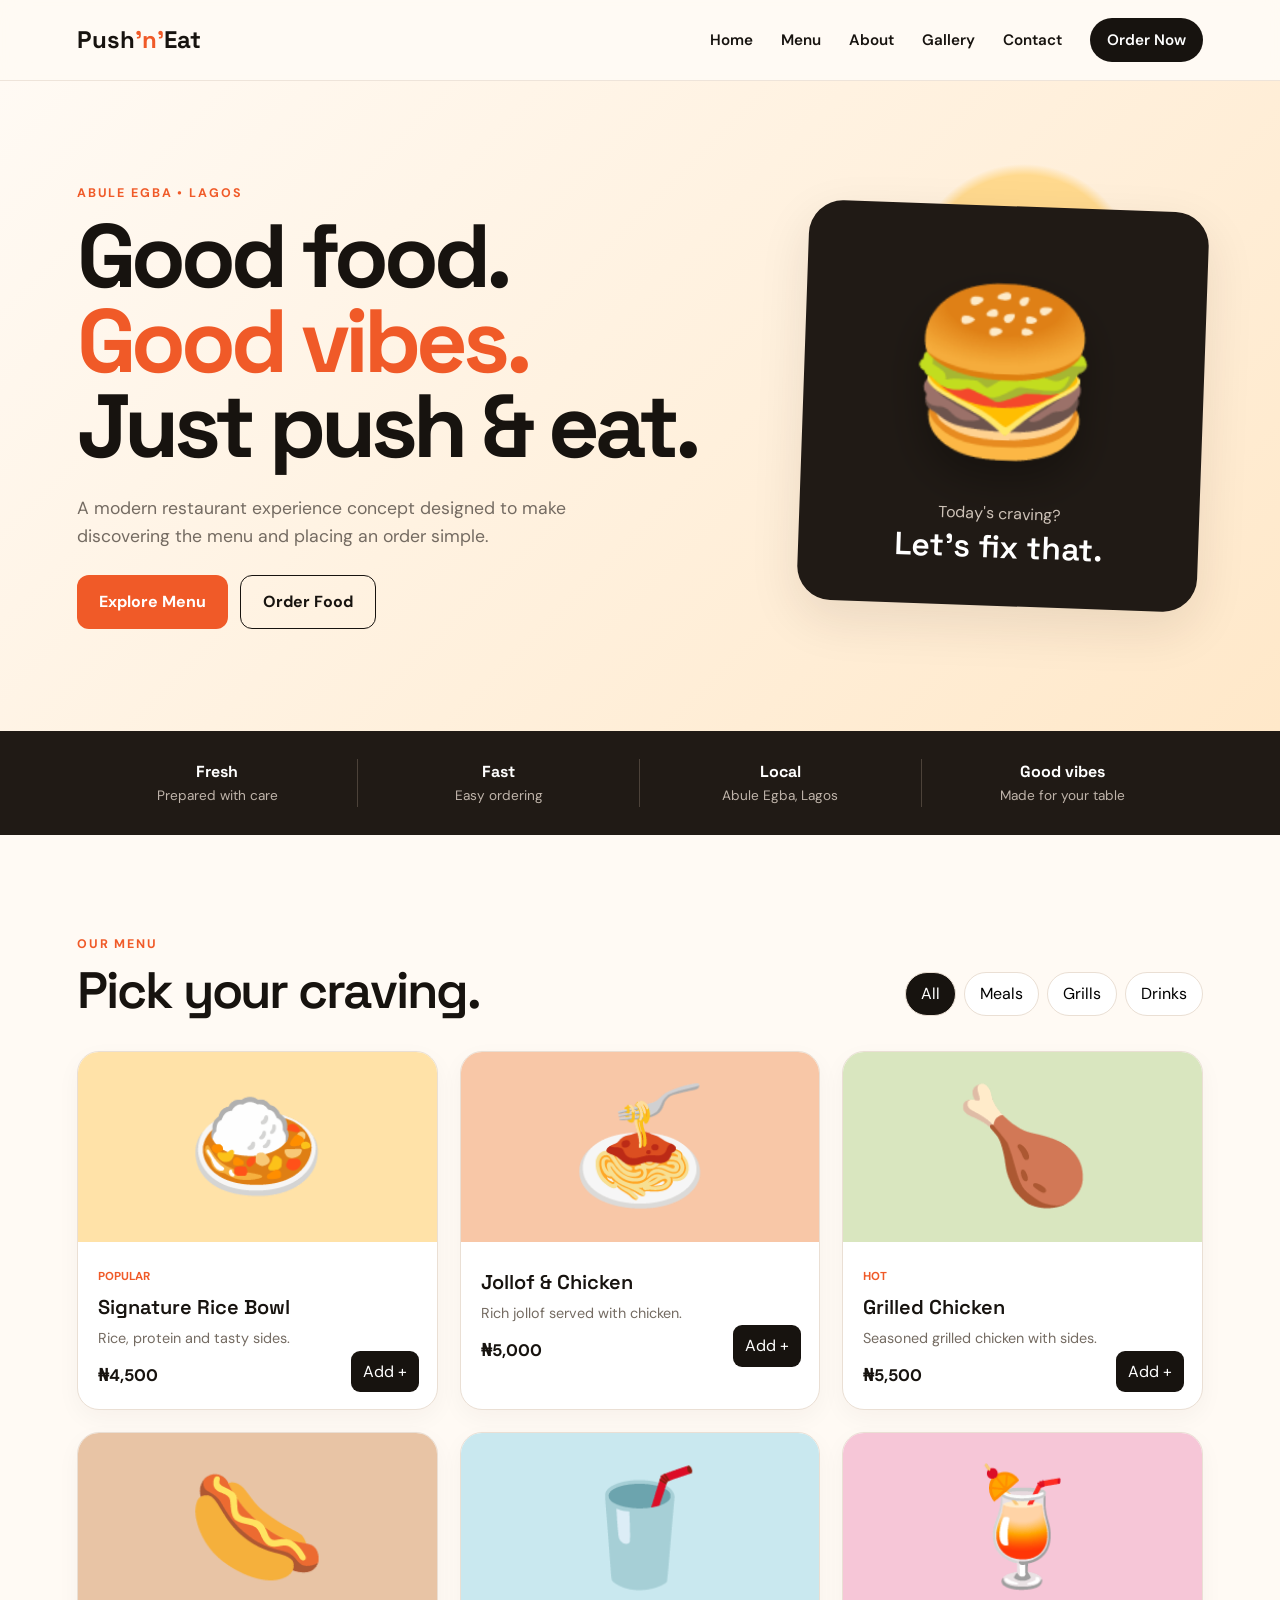
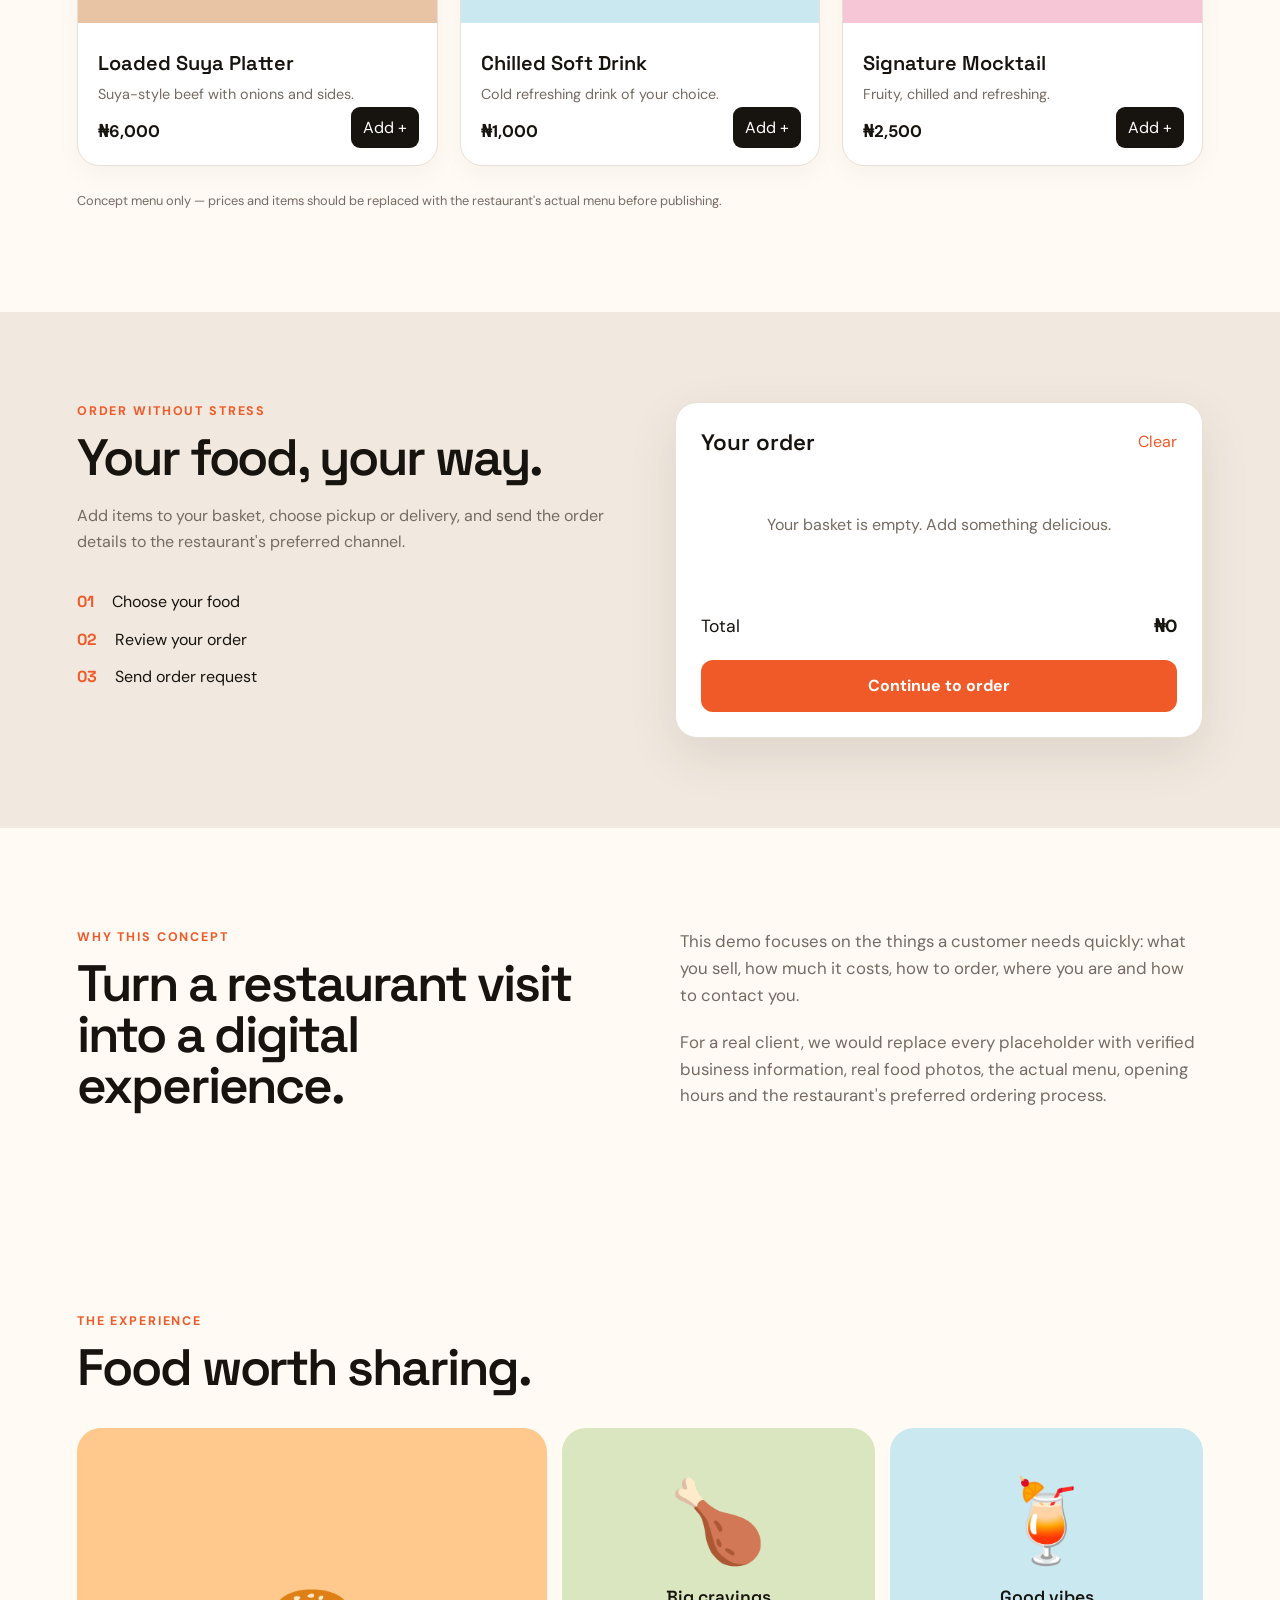
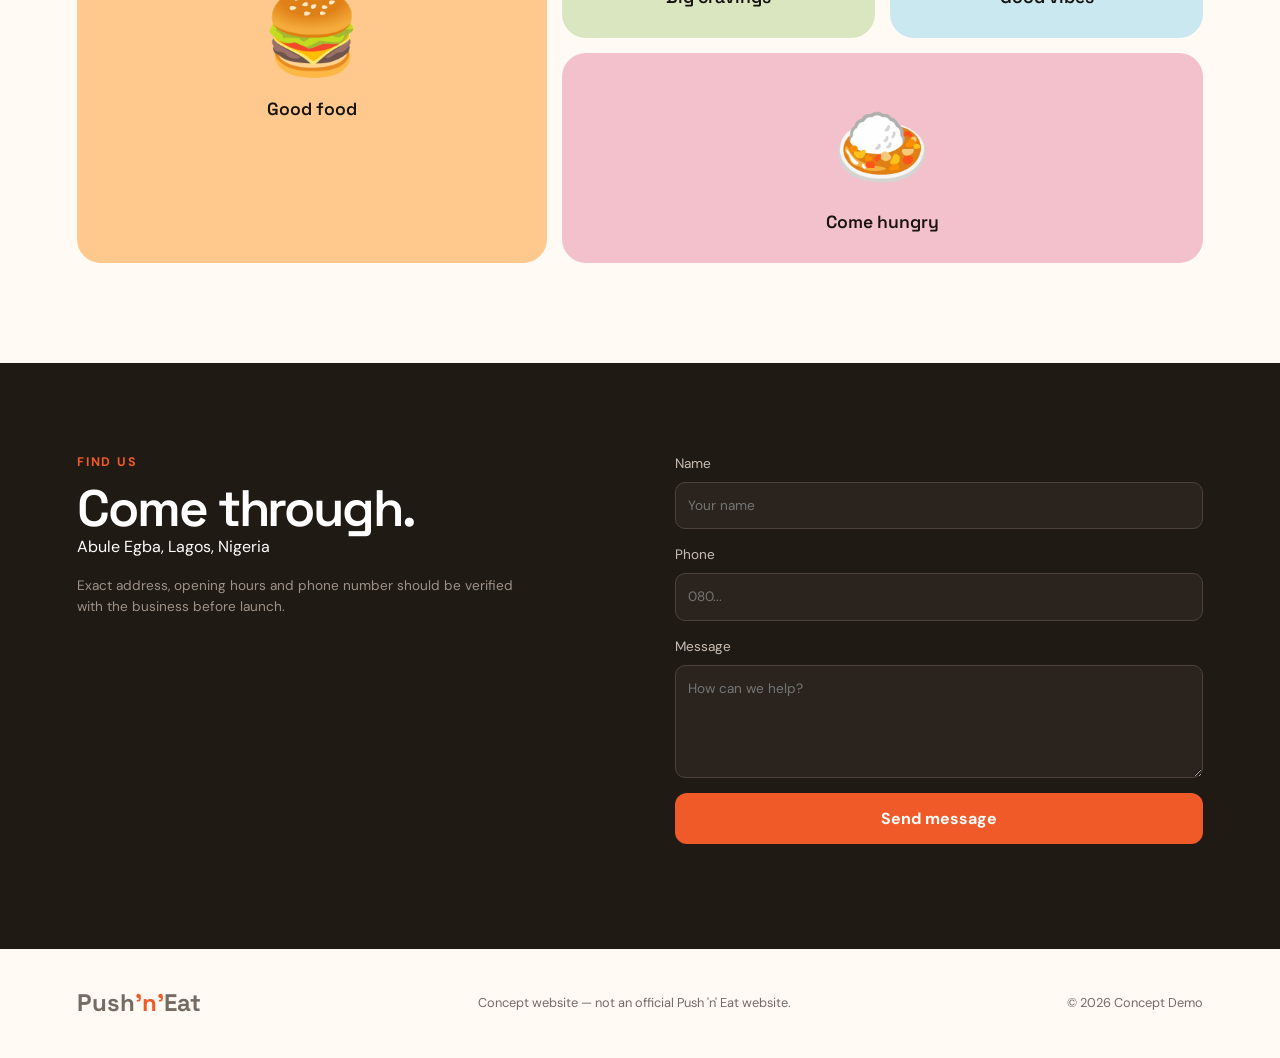
<file: pushneat-concept/index.html>
<!DOCTYPE html>
<html lang="en">
<head>
  <meta charset="UTF-8">
  <meta name="viewport" content="width=device-width, initial-scale=1.0">
  <meta name="description" content="A concept website for Push 'n' Eat — menu, ordering, location and customer experience.">
  <title>Push 'n' Eat | Food, Drinks & Good Vibes</title>
  <link rel="stylesheet" href="style.css">
</head>
<body>
  <header class="site-header">
    <a class="logo" href="#home">Push<span>'n'</span>Eat</a>
    <button class="menu-toggle" aria-label="Open navigation">☰</button>
    <nav class="nav" aria-label="Main navigation">
      <a href="#home">Home</a>
      <a href="#menu">Menu</a>
      <a href="#about">About</a>
      <a href="#gallery">Gallery</a>
      <a href="#contact">Contact</a>
      <a class="nav-order" href="#order">Order Now</a>
    </nav>
  </header>

  <main>
    <section class="hero" id="home">
      <div class="hero-content">
        <p class="eyebrow">ABULE EGBA • LAGOS</p>
        <h1>Good food.<br><span>Good vibes.</span><br>Just push & eat.</h1>
        <p class="hero-text">A modern restaurant experience concept designed to make discovering the menu and placing an order simple.</p>
        <div class="hero-actions">
          <a class="btn btn-primary" href="#menu">Explore Menu</a>
          <a class="btn btn-outline" href="#order">Order Food</a>
        </div>
      </div>
      <div class="hero-card">
        <div class="food-art">🍔</div>
        <p>Today's craving?</p>
        <strong>Let's fix that.</strong>
      </div>
    </section>

    <section class="trust-strip">
      <div><strong>Fresh</strong><span>Prepared with care</span></div>
      <div><strong>Fast</strong><span>Easy ordering</span></div>
      <div><strong>Local</strong><span>Abule Egba, Lagos</span></div>
      <div><strong>Good vibes</strong><span>Made for your table</span></div>
    </section>

    <section class="section" id="menu">
      <div class="section-heading">
        <div><p class="eyebrow">OUR MENU</p><h2>Pick your craving.</h2></div>
        <div class="filters" role="group" aria-label="Filter menu">
          <button class="filter active" data-filter="all">All</button>
          <button class="filter" data-filter="meals">Meals</button>
          <button class="filter" data-filter="grills">Grills</button>
          <button class="filter" data-filter="drinks">Drinks</button>
        </div>
      </div>
      <div class="menu-grid">
        <article class="food-card" data-category="meals"><div class="food-image meal">🍛</div><div class="food-info"><span class="tag">Popular</span><h3>Signature Rice Bowl</h3><p>Rice, protein and tasty sides.</p><strong>₦4,500</strong><button class="add-btn" data-name="Signature Rice Bowl" data-price="4500">Add +</button></div></article>
        <article class="food-card" data-category="meals"><div class="food-image meal2">🍝</div><div class="food-info"><h3>Jollof & Chicken</h3><p>Rich jollof served with chicken.</p><strong>₦5,000</strong><button class="add-btn" data-name="Jollof & Chicken" data-price="5000">Add +</button></div></article>
        <article class="food-card" data-category="grills"><div class="food-image grill">🍗</div><div class="food-info"><span class="tag">Hot</span><h3>Grilled Chicken</h3><p>Seasoned grilled chicken with sides.</p><strong>₦5,500</strong><button class="add-btn" data-name="Grilled Chicken" data-price="5500">Add +</button></div></article>
        <article class="food-card" data-category="grills"><div class="food-image grill2">🌭</div><div class="food-info"><h3>Loaded Suya Platter</h3><p>Suya-style beef with onions and sides.</p><strong>₦6,000</strong><button class="add-btn" data-name="Loaded Suya Platter" data-price="6000">Add +</button></div></article>
        <article class="food-card" data-category="drinks"><div class="food-image drink">🥤</div><div class="food-info"><h3>Chilled Soft Drink</h3><p>Cold refreshing drink of your choice.</p><strong>₦1,000</strong><button class="add-btn" data-name="Chilled Soft Drink" data-price="1000">Add +</button></div></article>
        <article class="food-card" data-category="drinks"><div class="food-image drink2">🍹</div><div class="food-info"><h3>Signature Mocktail</h3><p>Fruity, chilled and refreshing.</p><strong>₦2,500</strong><button class="add-btn" data-name="Signature Mocktail" data-price="2500">Add +</button></div></article>
      </div>
      <p class="concept-note">Concept menu only — prices and items should be replaced with the restaurant's actual menu before publishing.</p>
    </section>

    <section class="feature-section" id="order">
      <div class="order-copy"><p class="eyebrow">ORDER WITHOUT STRESS</p><h2>Your food, your way.</h2><p>Add items to your basket, choose pickup or delivery, and send the order details to the restaurant's preferred channel.</p><div class="steps"><div><b>01</b><span>Choose your food</span></div><div><b>02</b><span>Review your order</span></div><div><b>03</b><span>Send order request</span></div></div></div>
      <div class="cart" aria-live="polite"><div class="cart-header"><h3>Your order</h3><button id="clearCart">Clear</button></div><div id="cartItems"><p class="empty">Your basket is empty. Add something delicious.</p></div><div class="cart-total"><span>Total</span><strong id="cartTotal">₦0</strong></div><button class="btn btn-primary full" id="checkoutBtn">Continue to order</button></div>
    </section>

    <section class="section about" id="about">
      <div><p class="eyebrow">WHY THIS CONCEPT</p><h2>Turn a restaurant visit into a digital experience.</h2></div>
      <div class="about-copy"><p>This demo focuses on the things a customer needs quickly: what you sell, how much it costs, how to order, where you are and how to contact you.</p><p>For a real client, we would replace every placeholder with verified business information, real food photos, the actual menu, opening hours and the restaurant's preferred ordering process.</p></div>
    </section>

    <section class="section gallery" id="gallery">
      <div class="section-heading"><div><p class="eyebrow">THE EXPERIENCE</p><h2>Food worth sharing.</h2></div></div>
      <div class="gallery-grid"><div class="gallery-item g1">🍔<span>Good food</span></div><div class="gallery-item g2">🍗<span>Big cravings</span></div><div class="gallery-item g3">🍹<span>Good vibes</span></div><div class="gallery-item g4">🍛<span>Come hungry</span></div></div>
    </section>

    <section class="contact-section" id="contact">
      <div><p class="eyebrow">FIND US</p><h2>Come through.</h2><p>Abule Egba, Lagos, Nigeria</p><p class="small">Exact address, opening hours and phone number should be verified with the business before launch.</p></div>
      <form id="contactForm" class="contact-form"><label>Name<input required type="text" placeholder="Your name"></label><label>Phone<input required type="tel" placeholder="080..." ></label><label>Message<textarea required rows="4" placeholder="How can we help?"></textarea></label><button class="btn btn-primary" type="submit">Send message</button><p id="formMessage" class="form-message"></p></form>
    </section>
  </main>

  <footer><div class="logo">Push<span>'n'</span>Eat</div><p>Concept website — not an official Push 'n' Eat website.</p><p>© <span id="year"></span> Concept Demo</p></footer>
  <script src="script.js"></script>
</body>
</html>
</file>
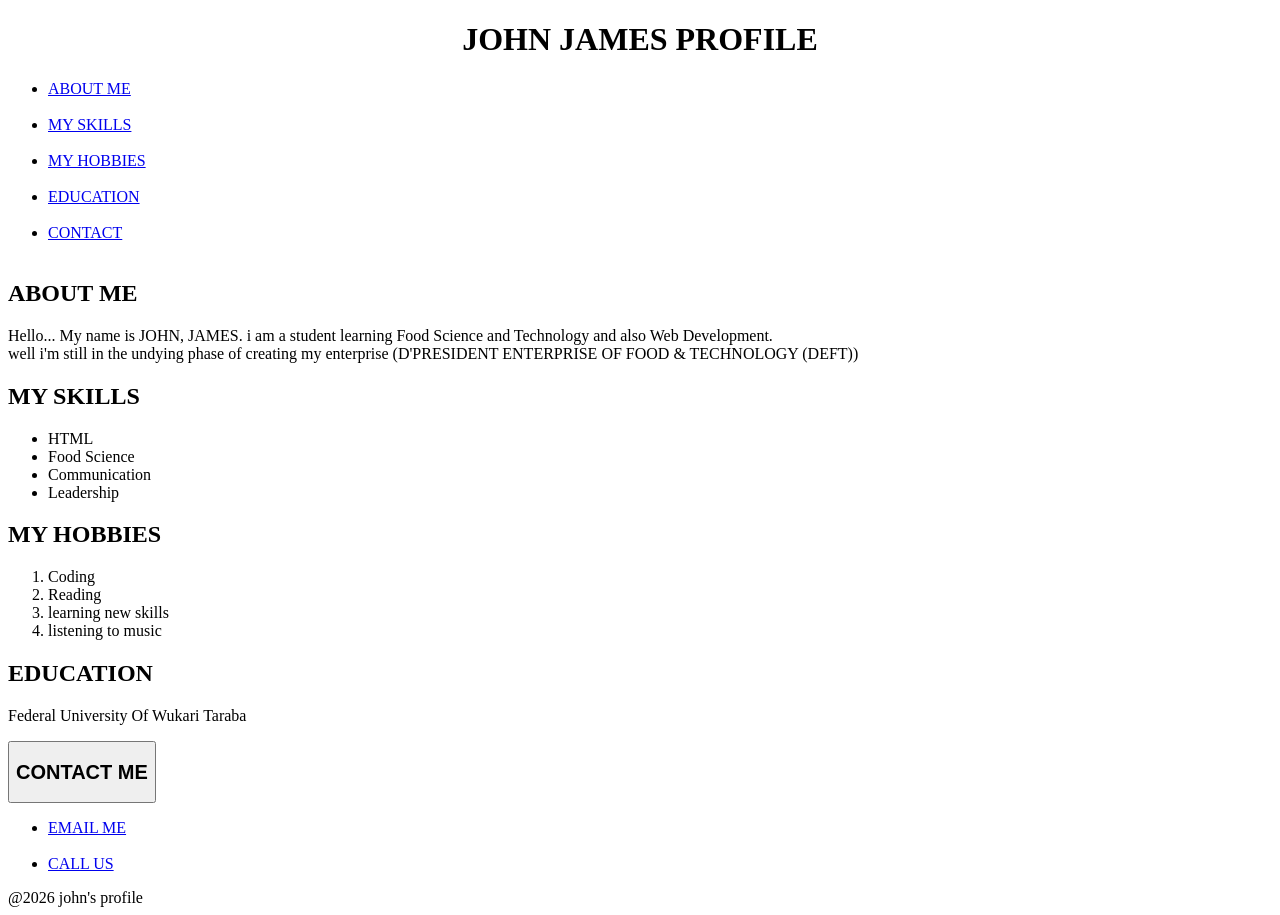
<file: profile page/profile.html>
<!DOCTYPE html>
<html lang="en">
<head>
    <meta charset="UTF-8">
    <meta name="viewport" content="width=device-width, initial-scale=1.0">
    <title>PROFLE CREATION </title>
    <link rel="stylesheet" href="style.css">
</head>
<body>
    <header>
    <h1 id="name">JOHN JAMES PROFILE</h1>
    <ul>
    <li><a href="about me">ABOUT ME</a></li><br>
   <li> <a href="my skills">MY SKILLS</a></li><br>
   <li> <a href="my hobbies"> MY HOBBIES</a></li><br>
   <li><a href="education">EDUCATION</a></li><br>
   <li><a href="contact">CONTACT</a></li><br>
    </ul>
    </header>
    <main>
        <section>
    <h2 class="about">ABOUT ME </h2>
    <p class="intro">Hello... My name is JOHN, JAMES. i am a student learning Food Science and Technology and also Web Development. <br>
        well i'm still in the undying phase of creating my enterprise (D'PRESIDENT ENTERPRISE OF FOOD & TECHNOLOGY (DEFT))
    </p>
    </section>
    <section>
    <h2 class="my-skills">MY SKILLS</h2>
    <ul>
        <li>HTML</li>
        <li>Food Science</li>
        <li>Communication</li>
        <li>Leadership</li>
    </ul>
    </section>
    <section>
        <h2 id="my hobbies">MY HOBBIES</h2>
        <ol>
            <li>Coding</li>
            <li>Reading</li>
            <li>learning new skills</li>
            <li>listening to music</li>
        </ol>
    </section>
    <section>
        <h2>EDUCATION</h2>
        <p>Federal University Of Wukari Taraba </p>
    </section>
    <section>
      <BUtton> <h2>CONTACT ME</h2> </BUtton><br>
    <ul>
     <li> <a href="email.html">EMAIL ME</a></li><br>
    <li>  <a href="number.html">CALL US</a></li>
     </ul>
    </section>
    </main>
    <footer>
      @2026 john's profile
    </footer>
</body>
</html>
</file>
<file: pushneat-concept/style.css>
@import url('https://fonts.googleapis.com/css2?family=DM+Sans:wght@400;500;600;700&family=Space+Grotesk:wght@500;600;700&display=swap');
:root{--bg:#fffaf4;--ink:#17130f;--muted:#746b62;--accent:#f05a28;--accent2:#ffb13b;--card:#fff;--line:#eadfd4;--dark:#201a15;--shadow:0 18px 50px rgba(47,31,16,.10)}
*{box-sizing:border-box;margin:0;padding:0}html{scroll-behavior:smooth}body{font-family:'DM Sans',sans-serif;background:var(--bg);color:var(--ink);line-height:1.6}a{text-decoration:none;color:inherit}button,input,textarea{font:inherit}.site-header{position:sticky;top:0;z-index:20;display:flex;align-items:center;justify-content:space-between;padding:18px 6%;background:rgba(255,250,244,.92);backdrop-filter:blur(14px);border-bottom:1px solid rgba(234,223,212,.8)}.logo{font-family:'Space Grotesk';font-size:1.5rem;font-weight:700}.logo span{color:var(--accent)}.nav{display:flex;align-items:center;gap:28px;font-size:.95rem;font-weight:600}.nav a:hover{color:var(--accent)}.nav-order{background:var(--ink);color:white;padding:10px 17px;border-radius:999px}.menu-toggle{display:none;border:0;background:none;font-size:1.5rem}
.hero{min-height:650px;padding:80px 6%;display:grid;grid-template-columns:1.25fr .75fr;align-items:center;gap:60px;background:radial-gradient(circle at 80% 30%,#ffd98e 0 9%,transparent 10%),linear-gradient(135deg,#fffaf4,#ffe8c9)}.eyebrow{font-size:.78rem;letter-spacing:.15em;font-weight:700;color:var(--accent);margin-bottom:10px}.hero h1{font:700 clamp(3rem,7vw,6rem)/.95 'Space Grotesk';letter-spacing:-.055em;max-width:760px}.hero h1 span{color:var(--accent)}.hero-text{max-width:570px;color:var(--muted);font-size:1.1rem;margin:25px 0}.hero-actions{display:flex;gap:12px;flex-wrap:wrap}.btn{display:inline-flex;justify-content:center;align-items:center;border:0;border-radius:12px;padding:13px 22px;font-weight:700;cursor:pointer}.btn-primary{background:var(--accent);color:white}.btn-primary:hover{background:#d9481c}.btn-outline{border:1px solid var(--ink)}.hero-card{min-height:400px;border-radius:34px;background:var(--dark);color:white;display:flex;flex-direction:column;align-items:center;justify-content:center;text-align:center;box-shadow:var(--shadow);transform:rotate(2deg)}.food-art{font-size:10rem;filter:drop-shadow(0 20px 20px rgba(0,0,0,.3))}.hero-card p{color:#cfc4b9}.hero-card strong{font:600 2rem 'Space Grotesk'}
.trust-strip{display:grid;grid-template-columns:repeat(4,1fr);padding:28px 6%;background:var(--dark);color:white}.trust-strip div{display:flex;flex-direction:column;align-items:center;text-align:center;border-right:1px solid #4c4239}.trust-strip div:last-child{border:0}.trust-strip strong{font-family:'Space Grotesk'}.trust-strip span{color:#bfb4aa;font-size:.85rem}
.section{padding:100px 6%}.section-heading{display:flex;justify-content:space-between;gap:30px;align-items:end;margin-bottom:35px}.section h2,.feature-section h2,.contact-section h2{font:600 clamp(2rem,4vw,3.5rem)/1 'Space Grotesk';letter-spacing:-.04em}.filters{display:flex;gap:8px;flex-wrap:wrap}.filter{border:1px solid var(--line);background:white;padding:8px 15px;border-radius:999px;cursor:pointer}.filter.active,.filter:hover{background:var(--ink);color:white}.menu-grid{display:grid;grid-template-columns:repeat(3,1fr);gap:22px}.food-card{background:white;border:1px solid var(--line);border-radius:22px;overflow:hidden;transition:.2s;box-shadow:0 8px 25px rgba(40,20,5,.04)}.food-card:hover{transform:translateY(-4px);box-shadow:var(--shadow)}.food-image{height:190px;display:flex;align-items:center;justify-content:center;font-size:7rem}.meal{background:#ffe2a8}.meal2{background:#f8c7a7}.grill{background:#d9e6bf}.grill2{background:#e8c4a5}.drink{background:#c9e8ef}.drink2{background:#f6c6d7}.food-info{padding:20px;position:relative}.food-info h3{font:600 1.25rem 'Space Grotesk';margin:7px 0}.food-info p{color:var(--muted);font-size:.9rem;margin-bottom:12px}.food-info strong{font-size:1.05rem}.tag{font-size:.72rem;color:var(--accent);font-weight:700;text-transform:uppercase}.add-btn{position:absolute;right:18px;bottom:17px;border:0;background:var(--ink);color:white;border-radius:9px;padding:8px 12px;cursor:pointer}.concept-note{margin-top:25px;color:var(--muted);font-size:.8rem}
.feature-section{padding:90px 6%;display:grid;grid-template-columns:1fr 1fr;gap:70px;background:#f1e9df}.order-copy>p:not(.eyebrow){color:var(--muted);max-width:530px;margin:20px 0}.steps{display:grid;gap:12px;margin-top:35px}.steps div{display:flex;gap:18px;align-items:center}.steps b{font-family:'Space Grotesk';color:var(--accent)}.cart{background:white;border:1px solid var(--line);border-radius:22px;padding:25px;box-shadow:var(--shadow);min-height:300px}.cart-header,.cart-total{display:flex;justify-content:space-between;align-items:center}.cart-header h3{font:600 1.4rem 'Space Grotesk'}.cart-header button{border:0;background:none;color:var(--accent);cursor:pointer}.empty{color:var(--muted);padding:55px 10px;text-align:center}.cart-row{display:grid;grid-template-columns:1fr auto auto;gap:10px;align-items:center;padding:13px 0;border-bottom:1px solid var(--line)}.qty button{border:1px solid var(--line);background:white;width:25px;height:25px;border-radius:6px;cursor:pointer}.cart-total{padding:20px 0;font-size:1.1rem}.full{width:100%}
.about{display:grid;grid-template-columns:1fr 1fr;gap:80px}.about-copy{color:var(--muted);font-size:1.05rem}.about-copy p+p{margin-top:20px}.gallery-grid{display:grid;grid-template-columns:1.2fr .8fr .8fr;grid-template-rows:210px 210px;gap:15px}.gallery-item{border-radius:24px;display:flex;align-items:center;justify-content:center;flex-direction:column;font-size:5rem;background:#f6d8b0}.gallery-item span{font:600 1.1rem 'Space Grotesk'}.g1{grid-row:span 2;background:#ffc98d}.g2{background:#d9e6bf}.g3{background:#c9e8ef}.g4{grid-column:2/4;background:#f3c1cb}.contact-section{padding:90px 6%;background:var(--dark);color:white;display:grid;grid-template-columns:1fr 1fr;gap:70px}.contact-section .small{color:#9e9287;font-size:.85rem;max-width:450px;margin-top:15px}.contact-form{display:grid;gap:15px}.contact-form label{display:grid;gap:7px;font-size:.85rem;color:#c9beb4}.contact-form input,.contact-form textarea{width:100%;border:1px solid #4d4239;background:#2b241e;color:white;border-radius:10px;padding:12px;outline:none}.contact-form input:focus,.contact-form textarea:focus{border-color:var(--accent)}.form-message{font-size:.85rem;color:#ffc27e}footer{padding:35px 6%;display:flex;justify-content:space-between;align-items:center;gap:20px;color:var(--muted);font-size:.8rem}
@media(max-width:850px){.nav{display:none;position:absolute;top:72px;left:0;right:0;background:var(--bg);padding:20px 6%;flex-direction:column;align-items:flex-start;border-bottom:1px solid var(--line)}.nav.open{display:flex}.menu-toggle{display:block}.hero{grid-template-columns:1fr;min-height:auto;padding-top:60px}.hero-card{min-height:280px}.trust-strip{grid-template-columns:repeat(2,1fr);gap:20px}.trust-strip div:nth-child(2){border:0}.menu-grid{grid-template-columns:repeat(2,1fr)}.feature-section,.about,.contact-section{grid-template-columns:1fr}.section-heading{align-items:start;flex-direction:column}.gallery-grid{grid-template-columns:1fr 1fr;grid-template-rows:200px 200px}.g1{grid-row:auto}.g4{grid-column:auto}footer{flex-direction:column;align-items:flex-start}}
@media(max-width:560px){.hero h1{font-size:3.2rem}.menu-grid{grid-template-columns:1fr}.trust-strip{grid-template-columns:1fr 1fr}.food-image{height:160px}.gallery-grid{grid-template-columns:1fr}.gallery-item{height:190px}.g4{grid-column:auto}}
</file>
<file: profile page/style.css>
h1{
    text-align: center;
    
}
</file>
